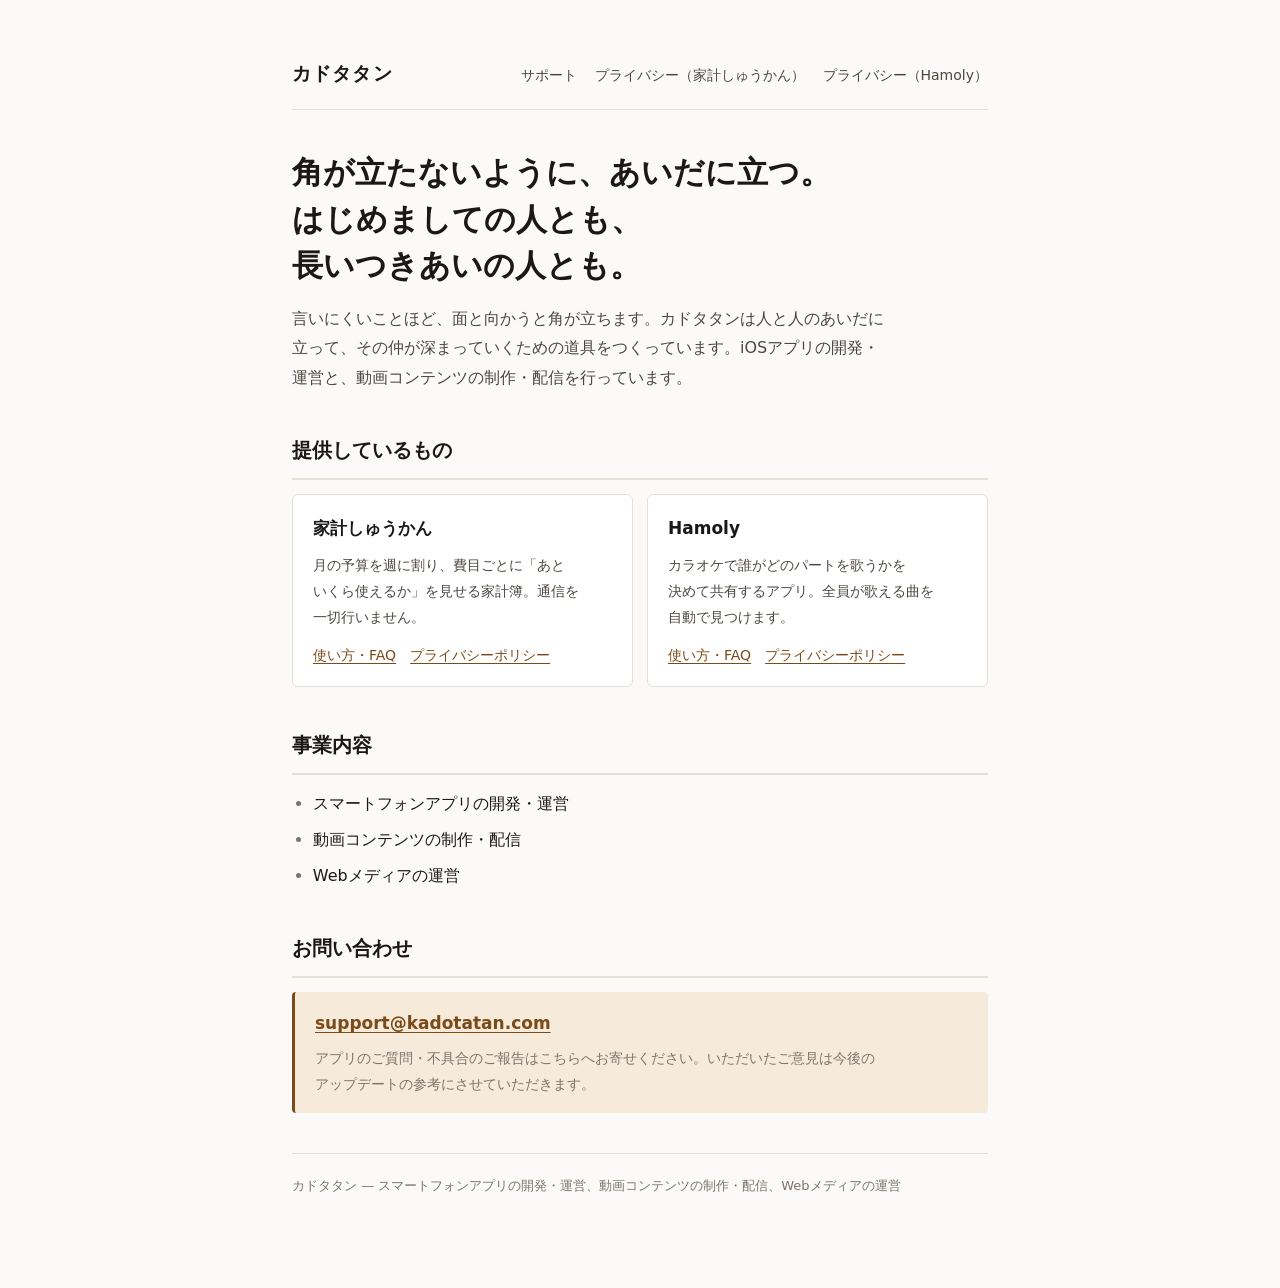
<file: index.html>
<!doctype html>
<html lang="ja">
<head>
<meta charset="utf-8">
<meta name="viewport" content="width=device-width, initial-scale=1">
<title>カドタタン</title>
<meta name="description" content="人と人のあいだに立って、仲が深まるための道具をつくっています。iOSアプリの開発・運営と動画コンテンツの制作・配信。">
<link rel="stylesheet" href="style.css?v=20260921">
</head>
<body>
<div class="wrap">

  <div class="site-head">
    <a class="site-name mincho" href="./">カドタタン</a>
    <nav class="site-nav">
      <a href="support.html">サポート</a>
      <a href="privacy-weekbudget.html">プライバシー（家計しゅうかん）</a>
      <a href="privacy-hamoly.html">プライバシー（Hamoly）</a>
    </nav>
  </div>

  <section>
    <h1 class="mincho"><span class="p">角が立たないように、</span><span class="p">あいだに立つ。</span><span class="p">はじめましての人とも、</span><span class="p">長いつきあいの人とも。</span></h1>
    <p class="lede">言いにくいことほど、面と向かうと角が立ちます。カドタタンは人と人のあいだに立って、その仲が深まっていくための道具をつくっています。iOSアプリの開発・運営と、動画コンテンツの制作・配信を行っています。</p>
  </section>

  <section>
    <h2>提供しているもの</h2>
    <div class="appgrid">
      <div class="appcard">
        <span class="n">家計しゅうかん</span>
        <span class="d">月の予算を週に割り、費目ごとに「あといくら使えるか」を見せる家計簿。通信を一切行いません。</span>
        <span class="links">
          <a href="support.html#weekbudget">使い方・FAQ</a>
          <a href="privacy-weekbudget.html">プライバシーポリシー</a>
        </span>
      </div>
      <div class="appcard">
        <span class="n">Hamoly</span>
        <span class="d">カラオケで誰がどのパートを歌うかを決めて共有するアプリ。全員が歌える曲を自動で見つけます。</span>
        <span class="links">
          <a href="support.html#hamoly">使い方・FAQ</a>
          <a href="privacy-hamoly.html">プライバシーポリシー</a>
        </span>
      </div>
    </div>
  </section>

  <section>
    <h2>事業内容</h2>
    <ul>
      <li>スマートフォンアプリの開発・運営</li>
      <li>動画コンテンツの制作・配信</li>
      <li>Webメディアの運営</li>
    </ul>
  </section>

  <section>
    <h2>お問い合わせ</h2>
    <div class="contact">
      <span class="addr"><a href="mailto:support@kadotatan.com">support@kadotatan.com</a></span>
      <span class="note">アプリのご質問・不具合のご報告はこちらへお寄せください。いただいたご意見は今後のアップデートの参考にさせていただきます。</span>
    </div>
  </section>

  <footer>
    <span>カドタタン — スマートフォンアプリの開発・運営、動画コンテンツの制作・配信、Webメディアの運営</span>
  </footer>

</div>
</body>
</html>
</file>
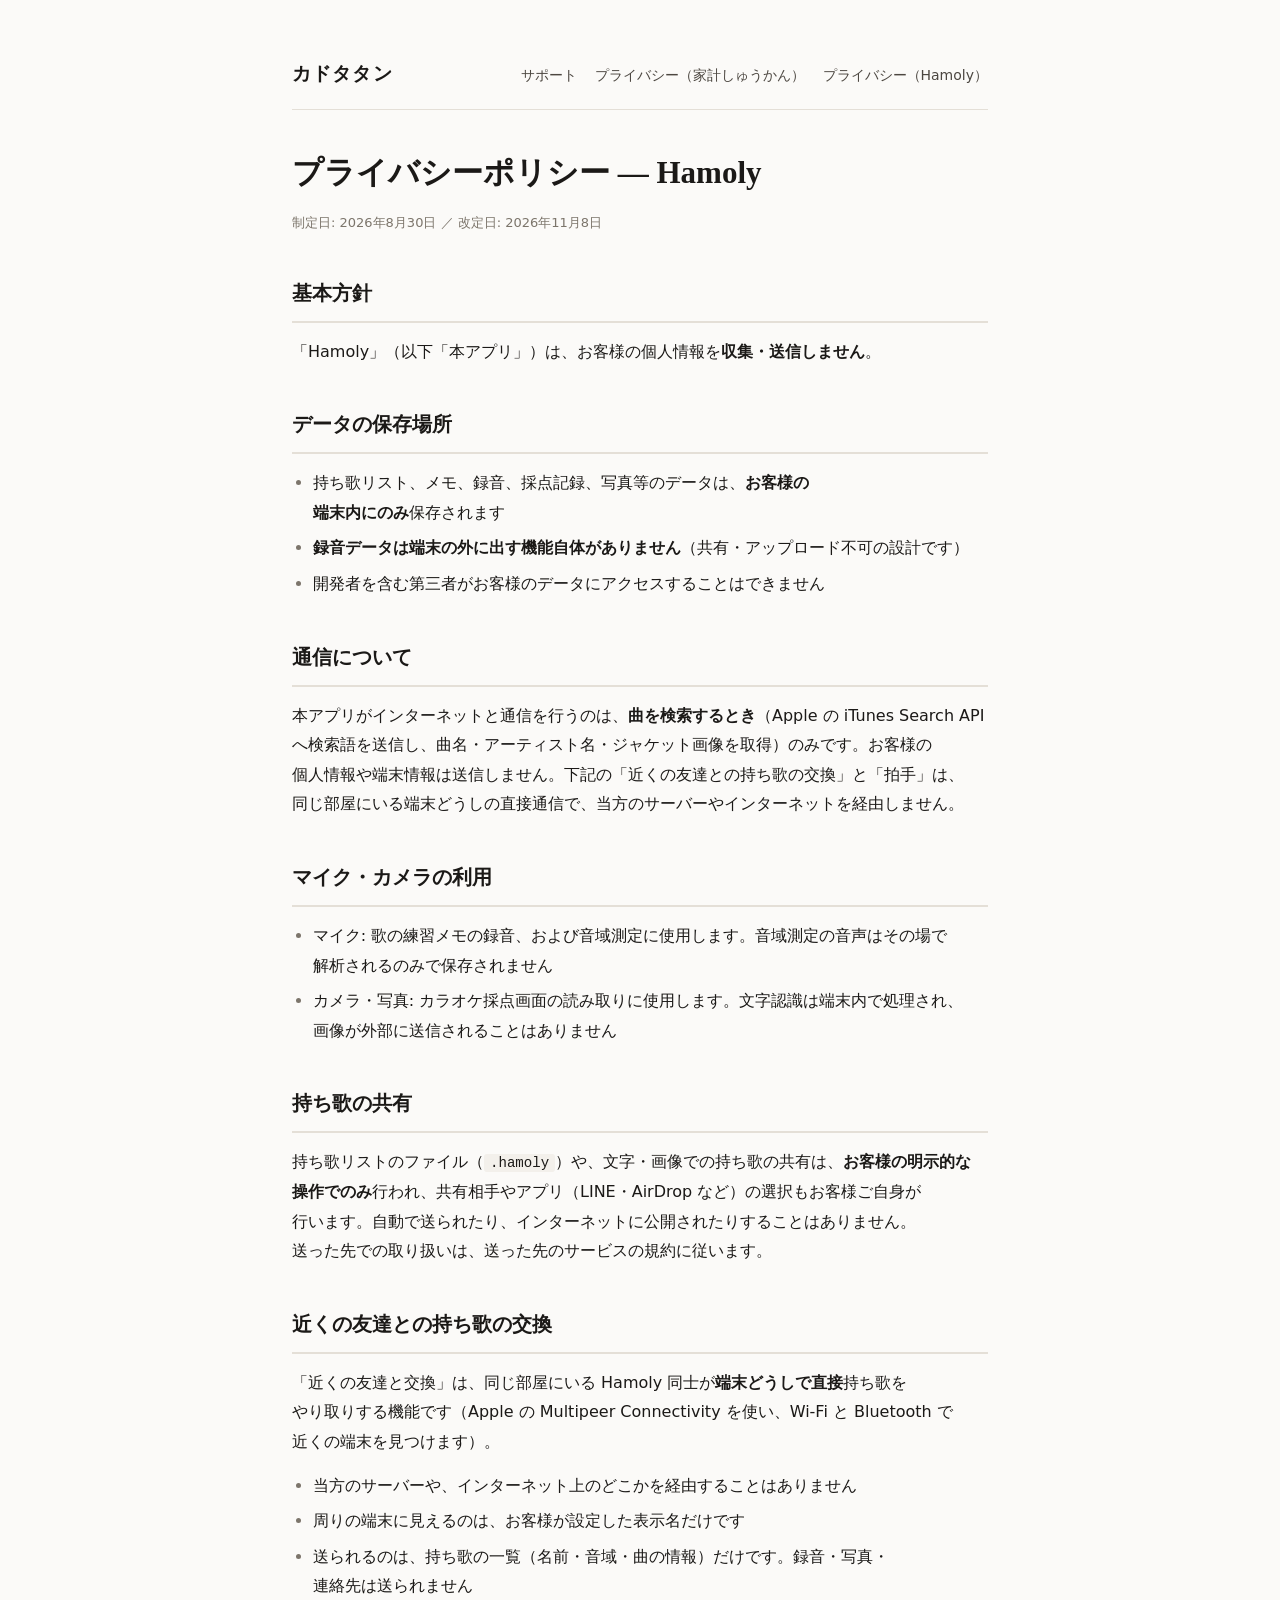
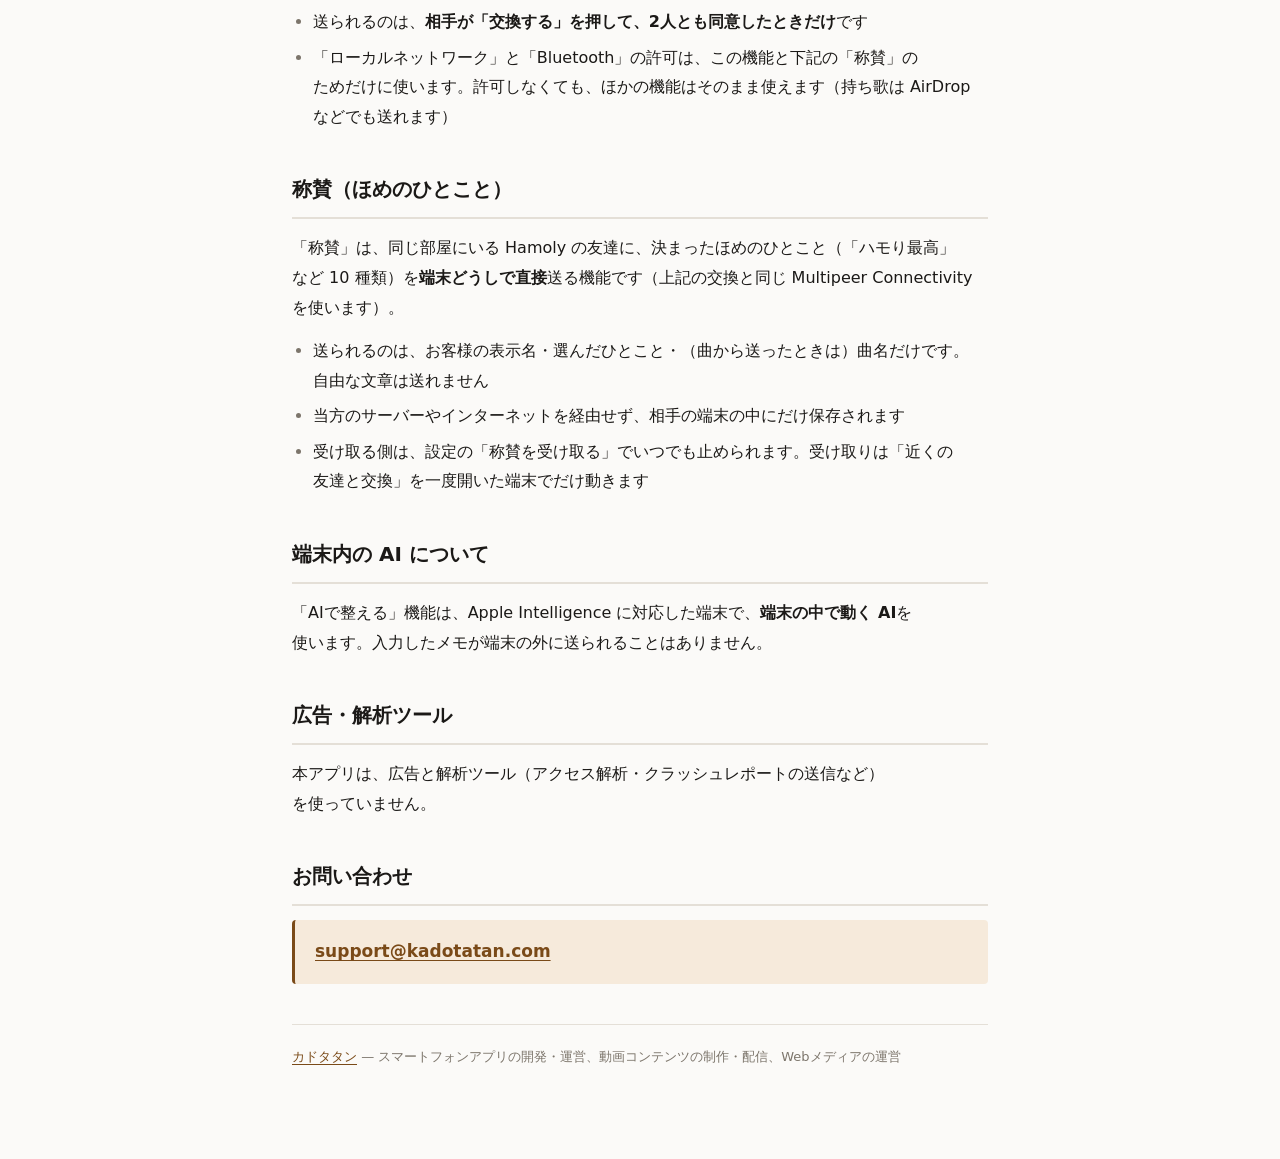
<file: privacy-hamoly.html>
<!doctype html>
<html lang="ja">
<head>
<meta charset="utf-8">
<meta name="viewport" content="width=device-width, initial-scale=1">
<title>プライバシーポリシー（Hamoly） — カドタタン</title>
<meta name="description" content="Hamolyのプライバシーポリシー。個人情報を収集・送信しません。">
<link rel="stylesheet" href="style.css?v=20260921">
</head>
<body>
<div class="wrap">

  <div class="site-head">
    <a class="site-name mincho" href="./">カドタタン</a>
    <nav class="site-nav">
      <a href="support.html">サポート</a>
      <a href="privacy-weekbudget.html">プライバシー（家計しゅうかん）</a>
      <a href="privacy-hamoly.html">プライバシー（Hamoly）</a>
    </nav>
  </div>

  <section>
    <h1 class="mincho">プライバシーポリシー — Hamoly</h1>
    <p class="meta">制定日: 2026年8月30日 ／ 改定日: 2026年11月8日</p>
  </section>

  <section>
    <h2>基本方針</h2>
    <p>「Hamoly」（以下「本アプリ」）は、お客様の個人情報を<strong>収集・送信しません</strong>。</p>
  </section>

  <section>
    <h2>データの保存場所</h2>
    <ul>
      <li>持ち歌リスト、メモ、録音、採点記録、写真等のデータは、<strong>お客様の端末内にのみ</strong>保存されます</li>
      <li><strong>録音データは端末の外に出す機能自体がありません</strong>（共有・アップロード不可の設計です）</li>
      <li>開発者を含む第三者がお客様のデータにアクセスすることはできません</li>
    </ul>
  </section>

  <section>
    <h2>通信について</h2>
    <p>本アプリがインターネットと通信を行うのは、<strong>曲を検索するとき</strong>（Apple の iTunes Search API へ検索語を送信し、曲名・アーティスト名・ジャケット画像を取得）のみです。お客様の個人情報や端末情報は送信しません。下記の「近くの友達との持ち歌の交換」と「拍手」は、同じ部屋にいる端末どうしの直接通信で、当方のサーバーやインターネットを経由しません。</p>
  </section>

  <section>
    <h2>マイク・カメラの利用</h2>
    <ul>
      <li>マイク: 歌の練習メモの録音、および音域測定に使用します。音域測定の音声はその場で解析されるのみで保存されません</li>
      <li>カメラ・写真: カラオケ採点画面の読み取りに使用します。文字認識は端末内で処理され、画像が外部に送信されることはありません</li>
    </ul>
  </section>

  <section>
    <h2>持ち歌の共有</h2>
    <p>持ち歌リストのファイル（<code>.hamoly</code>）や、文字・画像での持ち歌の共有は、<strong>お客様の明示的な操作でのみ</strong>行われ、共有相手やアプリ（LINE・AirDrop など）の選択もお客様ご自身が行います。自動で送られたり、インターネットに公開されたりすることはありません。送った先での取り扱いは、送った先のサービスの規約に従います。</p>
  </section>

  <section>
    <h2>近くの友達との持ち歌の交換</h2>
    <p>「近くの友達と交換」は、同じ部屋にいる Hamoly 同士が<strong>端末どうしで直接</strong>持ち歌をやり取りする機能です（Apple の Multipeer Connectivity を使い、Wi‑Fi と Bluetooth で近くの端末を見つけます）。</p>
    <ul>
      <li>当方のサーバーや、インターネット上のどこかを経由することはありません</li>
      <li>周りの端末に見えるのは、お客様が設定した表示名だけです</li>
      <li>送られるのは、持ち歌の一覧（名前・音域・曲の情報）だけです。録音・写真・連絡先は送られません</li>
      <li>送られるのは、<strong>相手が「交換する」を押して、2人とも同意したときだけ</strong>です</li>
      <li>「ローカルネットワーク」と「Bluetooth」の許可は、この機能と下記の「称賛」のためだけに使います。許可しなくても、ほかの機能はそのまま使えます（持ち歌は AirDrop などでも送れます）</li>
    </ul>
  </section>

  <section>
    <h2>称賛（ほめのひとこと）</h2>
    <p>「称賛」は、同じ部屋にいる Hamoly の友達に、決まったほめのひとこと（「ハモり最高」など 10 種類）を<strong>端末どうしで直接</strong>送る機能です（上記の交換と同じ Multipeer Connectivity を使います）。</p>
    <ul>
      <li>送られるのは、お客様の表示名・選んだひとこと・（曲から送ったときは）曲名だけです。自由な文章は送れません</li>
      <li>当方のサーバーやインターネットを経由せず、相手の端末の中にだけ保存されます</li>
      <li>受け取る側は、設定の「称賛を受け取る」でいつでも止められます。受け取りは「近くの友達と交換」を一度開いた端末でだけ動きます</li>
    </ul>
  </section>

  <section>
    <h2>端末内の AI について</h2>
    <p>「AIで整える」機能は、Apple Intelligence に対応した端末で、<strong>端末の中で動く AI</strong>を使います。入力したメモが端末の外に送られることはありません。</p>
  </section>

  <section>
    <h2>広告・解析ツール</h2>
    <p>本アプリは、広告と解析ツール（アクセス解析・クラッシュレポートの送信など）を使っていません。</p>
  </section>

  <section>
    <h2>お問い合わせ</h2>
    <div class="contact">
      <span class="addr"><a href="mailto:support@kadotatan.com">support@kadotatan.com</a></span>
    </div>
  </section>

  <footer>
    <span><a href="./">カドタタン</a> — スマートフォンアプリの開発・運営、動画コンテンツの制作・配信、Webメディアの運営</span>
  </footer>

</div>
</body>
</html>
</file>
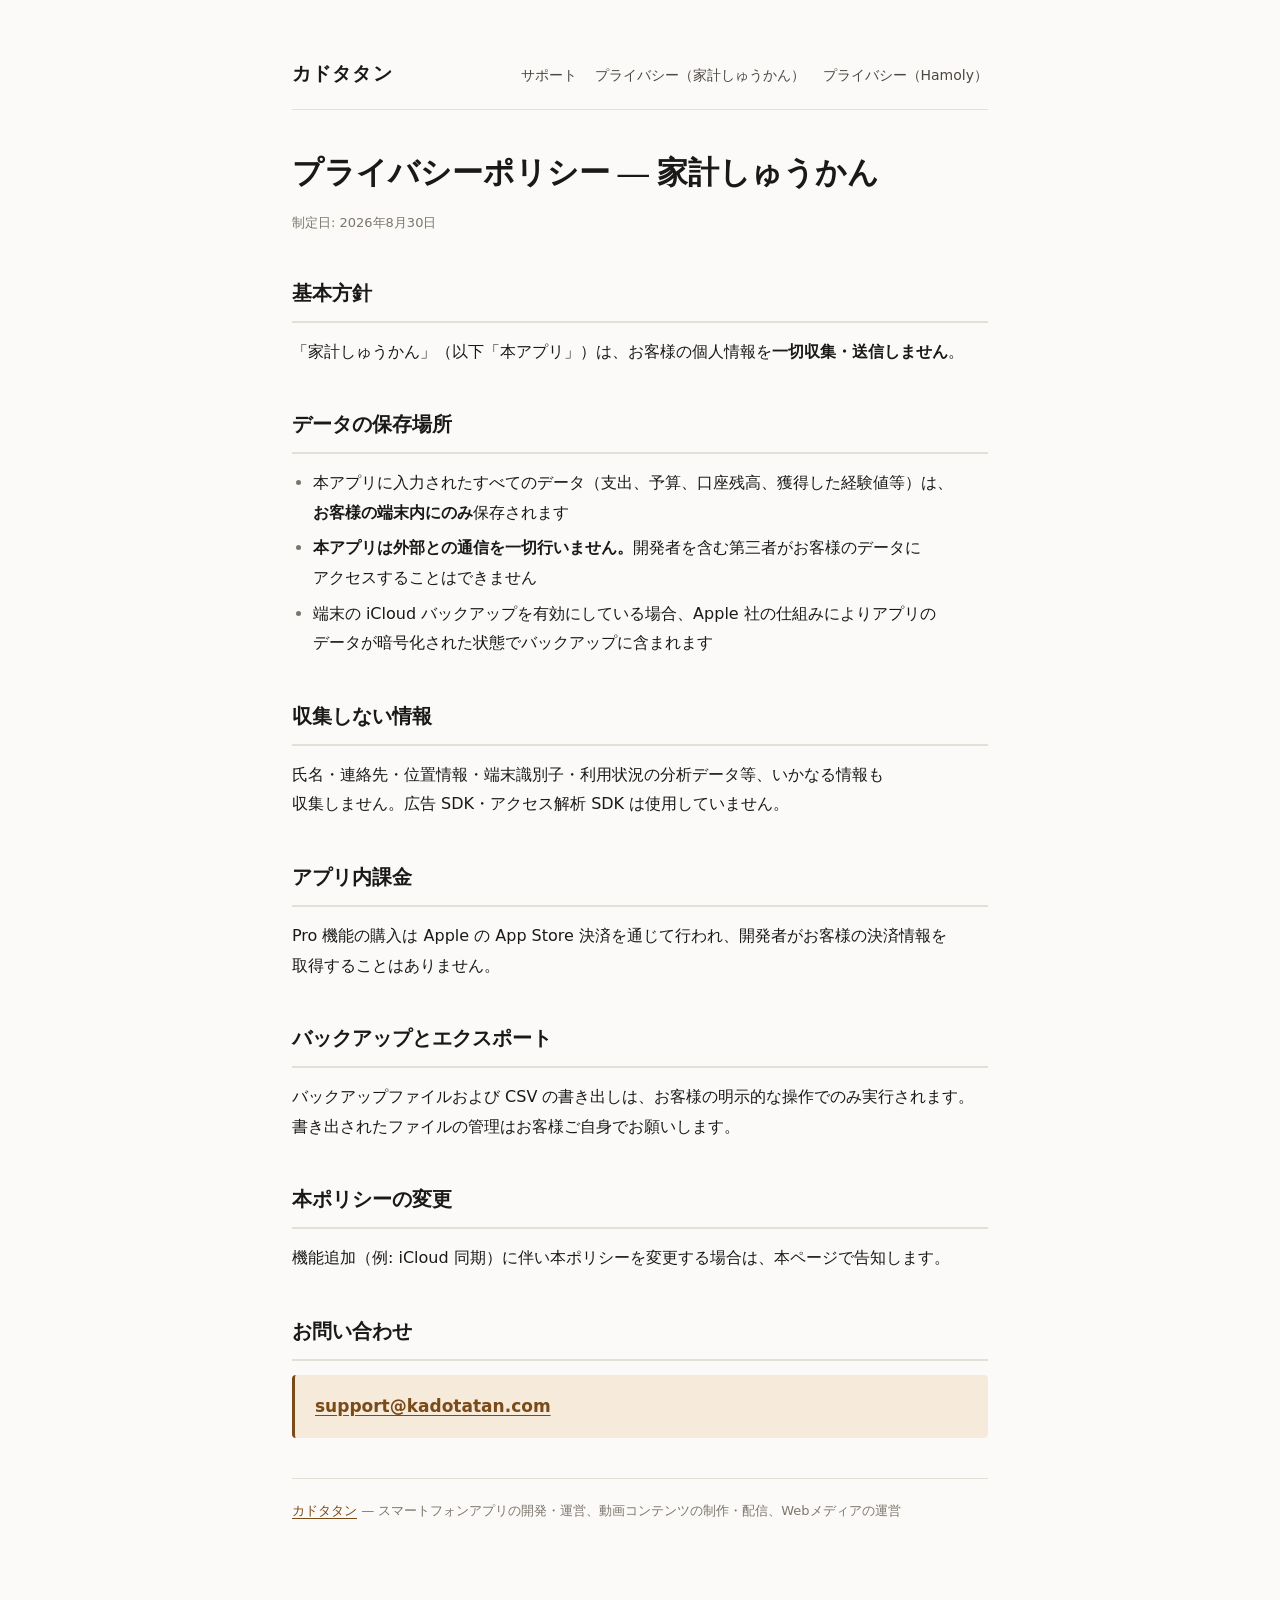
<file: privacy-weekbudget.html>
<!doctype html>
<html lang="ja">
<head>
<meta charset="utf-8">
<meta name="viewport" content="width=device-width, initial-scale=1">
<title>プライバシーポリシー（家計しゅうかん） — カドタタン</title>
<meta name="description" content="家計しゅうかんのプライバシーポリシー。個人情報を一切収集・送信しません。">
<link rel="stylesheet" href="style.css?v=20260921">
</head>
<body>
<div class="wrap">

  <div class="site-head">
    <a class="site-name mincho" href="./">カドタタン</a>
    <nav class="site-nav">
      <a href="support.html">サポート</a>
      <a href="privacy-weekbudget.html">プライバシー（家計しゅうかん）</a>
      <a href="privacy-hamoly.html">プライバシー（Hamoly）</a>
    </nav>
  </div>

  <section>
    <h1 class="mincho">プライバシーポリシー — 家計しゅうかん</h1>
    <p class="meta">制定日: 2026年8月30日</p>
  </section>

  <section>
    <h2>基本方針</h2>
    <p>「家計しゅうかん」（以下「本アプリ」）は、お客様の個人情報を<strong>一切収集・送信しません</strong>。</p>
  </section>

  <section>
    <h2>データの保存場所</h2>
    <ul>
      <li>本アプリに入力されたすべてのデータ（支出、予算、口座残高、獲得した経験値等）は、<strong>お客様の端末内にのみ</strong>保存されます</li>
      <li><strong>本アプリは外部との通信を一切行いません。</strong>開発者を含む第三者がお客様のデータにアクセスすることはできません</li>
      <li>端末の iCloud バックアップを有効にしている場合、Apple 社の仕組みによりアプリのデータが暗号化された状態でバックアップに含まれます</li>
    </ul>
  </section>

  <section>
    <h2>収集しない情報</h2>
    <p>氏名・連絡先・位置情報・端末識別子・利用状況の分析データ等、いかなる情報も収集しません。広告 SDK・アクセス解析 SDK は使用していません。</p>
  </section>

  <section>
    <h2>アプリ内課金</h2>
    <p>Pro 機能の購入は Apple の App Store 決済を通じて行われ、開発者がお客様の決済情報を取得することはありません。</p>
  </section>

  <section>
    <h2>バックアップとエクスポート</h2>
    <p>バックアップファイルおよび CSV の書き出しは、お客様の明示的な操作でのみ実行されます。書き出されたファイルの管理はお客様ご自身でお願いします。</p>
  </section>

  <section>
    <h2>本ポリシーの変更</h2>
    <p>機能追加（例: iCloud 同期）に伴い本ポリシーを変更する場合は、本ページで告知します。</p>
  </section>

  <section>
    <h2>お問い合わせ</h2>
    <div class="contact">
      <span class="addr"><a href="mailto:support@kadotatan.com">support@kadotatan.com</a></span>
    </div>
  </section>

  <footer>
    <span><a href="./">カドタタン</a> — スマートフォンアプリの開発・運営、動画コンテンツの制作・配信、Webメディアの運営</span>
  </footer>

</div>
</body>
</html>
</file>
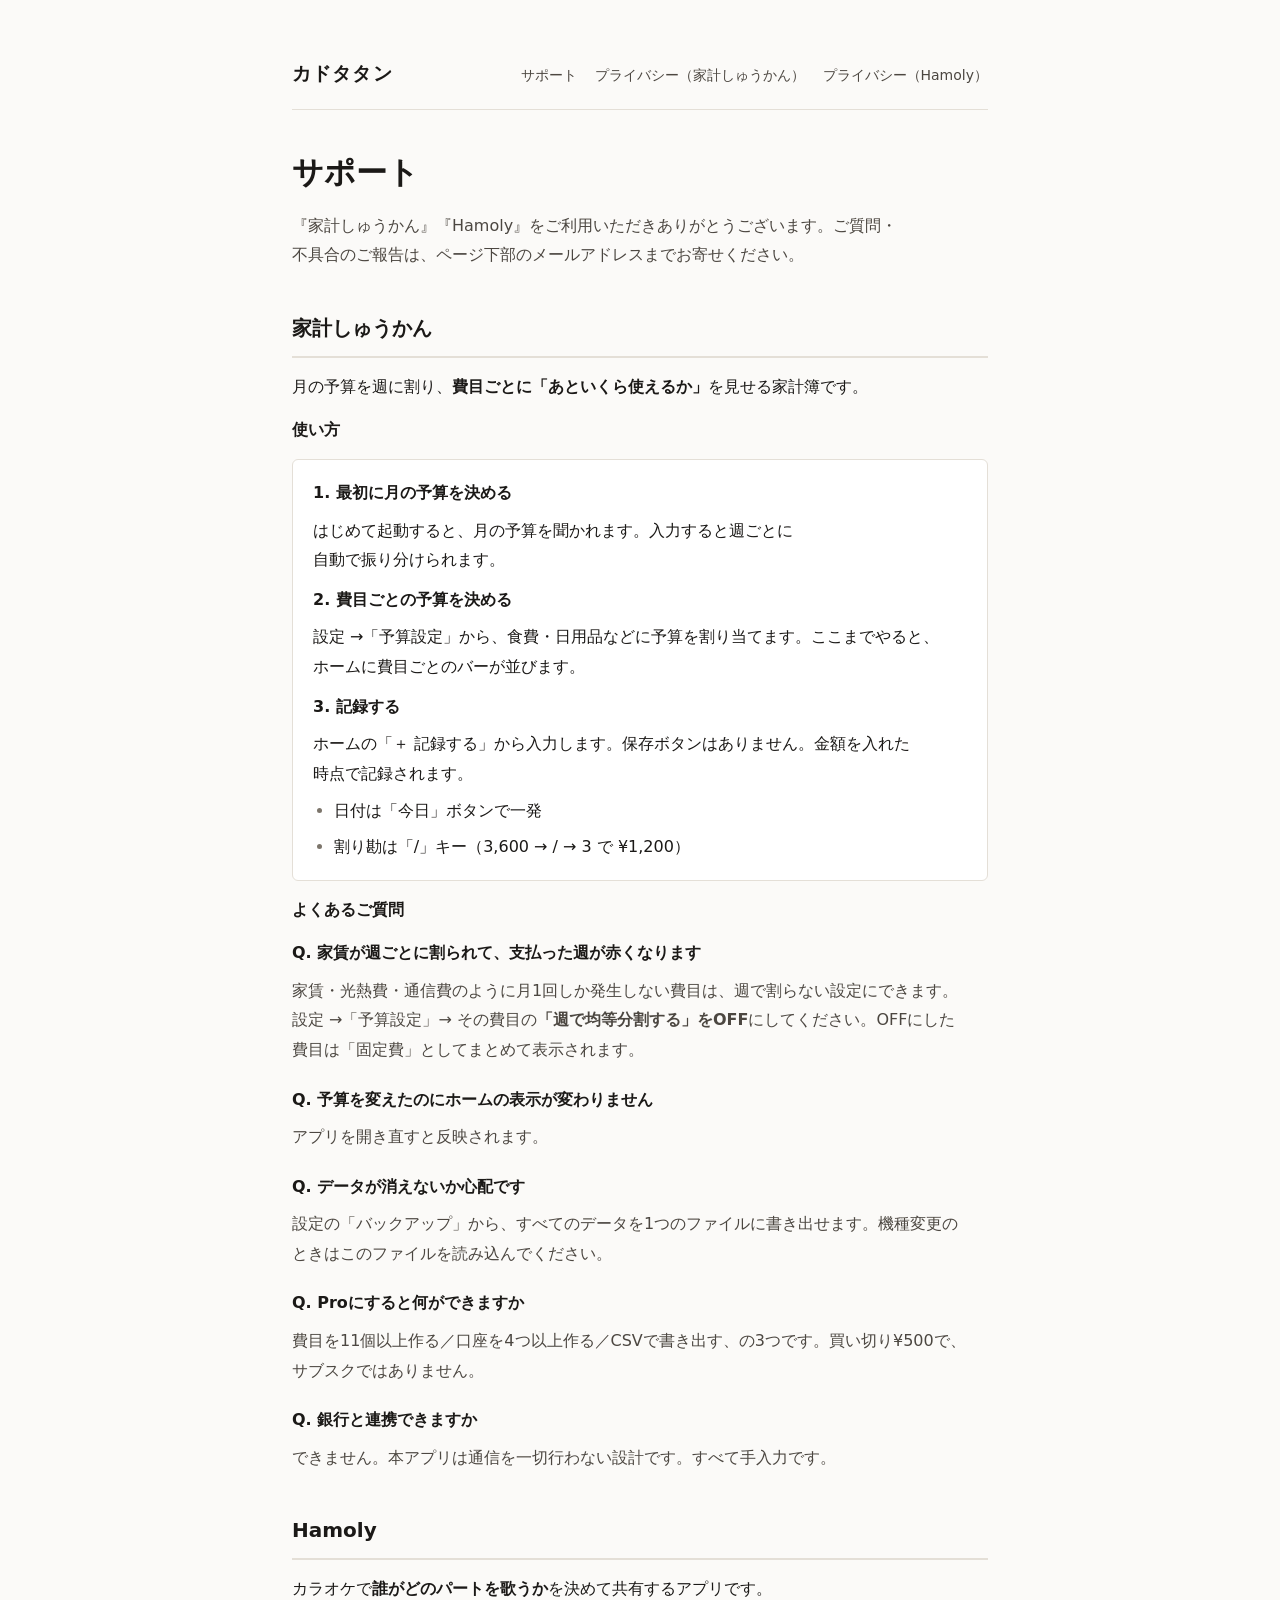
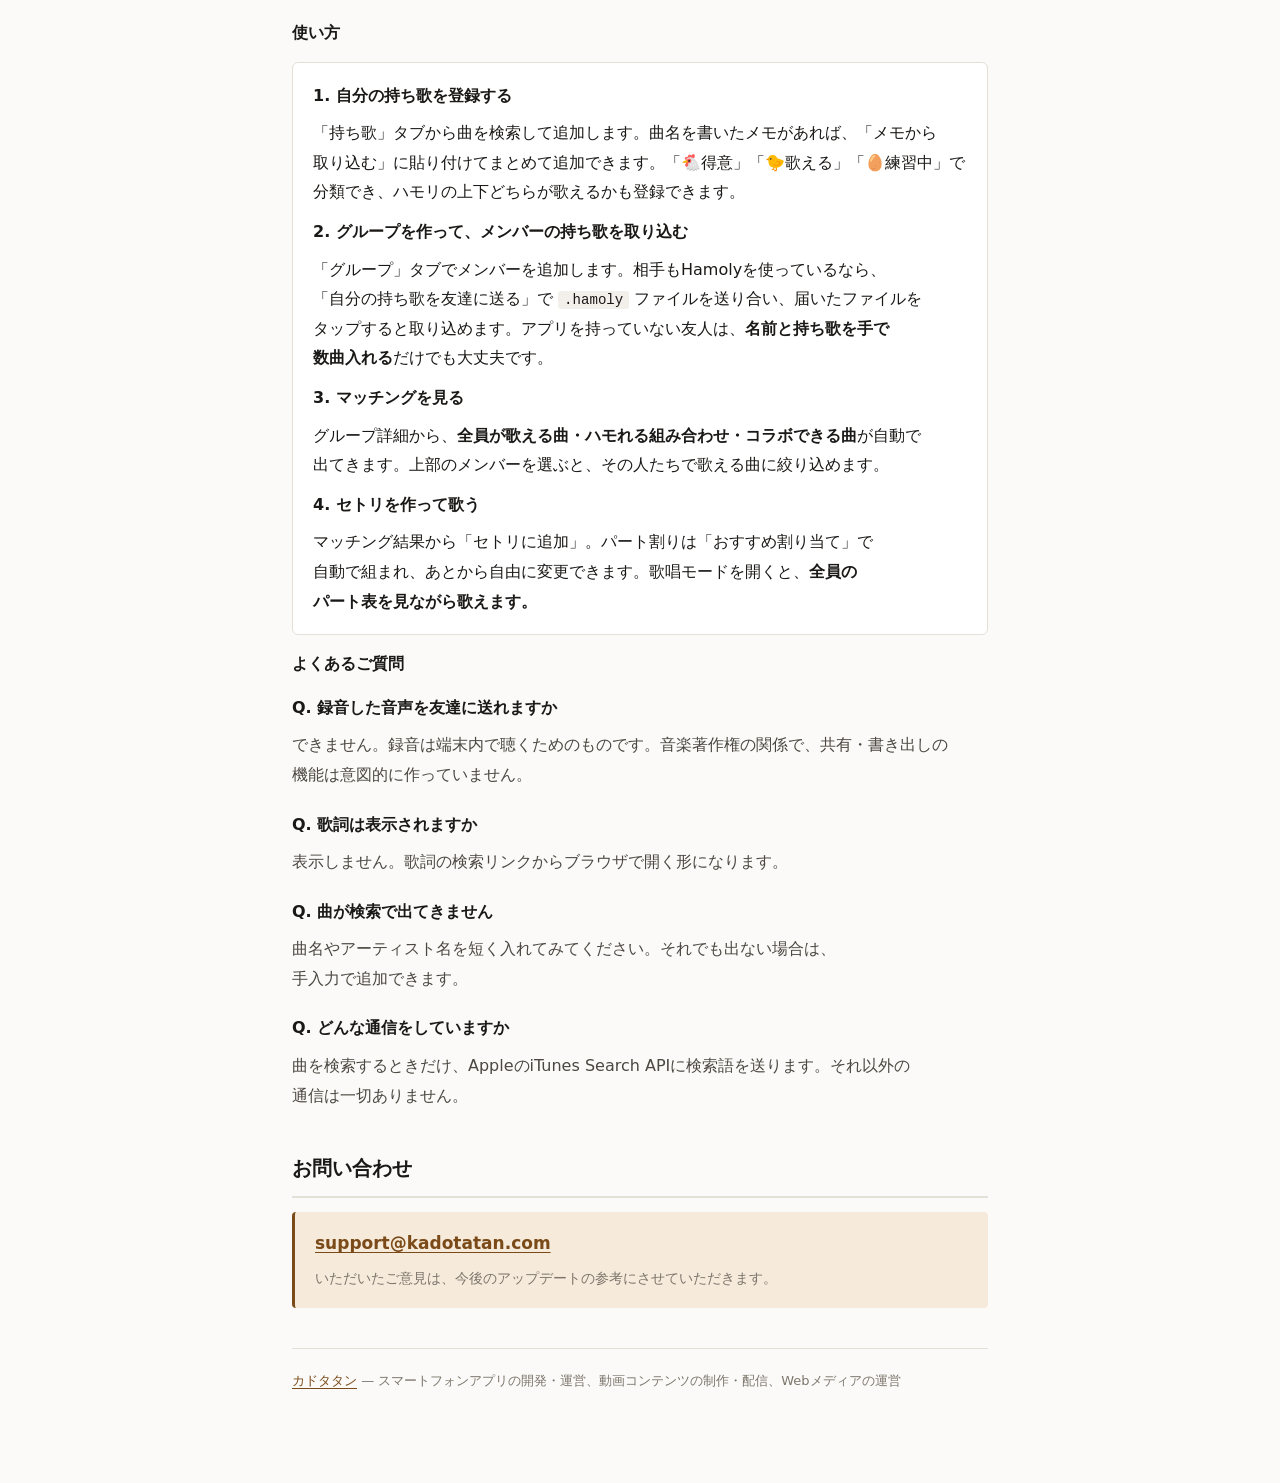
<file: support.html>
<!doctype html>
<html lang="ja">
<head>
<meta charset="utf-8">
<meta name="viewport" content="width=device-width, initial-scale=1">
<title>サポート — カドタタン</title>
<meta name="description" content="家計しゅうかん・Hamoly の使い方とよくあるご質問。">
<link rel="stylesheet" href="style.css?v=20260921">
</head>
<body>
<div class="wrap">

  <div class="site-head">
    <a class="site-name mincho" href="./">カドタタン</a>
    <nav class="site-nav">
      <a href="support.html">サポート</a>
      <a href="privacy-weekbudget.html">プライバシー（家計しゅうかん）</a>
      <a href="privacy-hamoly.html">プライバシー（Hamoly）</a>
    </nav>
  </div>

  <section>
    <h1 class="mincho">サポート</h1>
    <p class="lede">『家計しゅうかん』『Hamoly』をご利用いただきありがとうございます。ご質問・不具合のご報告は、ページ下部のメールアドレスまでお寄せください。</p>
  </section>

  <section id="weekbudget">
    <h2>家計しゅうかん</h2>
    <p>月の予算を週に割り、<strong>費目ごとに「あといくら使えるか」</strong>を見せる家計簿です。</p>

    <h3>使い方</h3>
    <div class="card">
      <div class="block">
        <strong>1. 最初に月の予算を決める</strong>
        <span>はじめて起動すると、月の予算を聞かれます。入力すると週ごとに自動で振り分けられます。</span>
      </div>
      <div class="block">
        <strong>2. 費目ごとの予算を決める</strong>
        <span>設定 →「予算設定」から、食費・日用品などに予算を割り当てます。ここまでやると、ホームに費目ごとのバーが並びます。</span>
      </div>
      <div class="block">
        <strong>3. 記録する</strong>
        <span>ホームの「＋ 記録する」から入力します。保存ボタンはありません。金額を入れた時点で記録されます。</span>
        <ul>
          <li>日付は「今日」ボタンで一発</li>
          <li>割り勘は「/」キー（3,600 → / → 3 で ¥1,200）</li>
        </ul>
      </div>
    </div>

    <h3>よくあるご質問</h3>
    <div class="qa">
      <div class="block">
        <span class="q">Q. 家賃が週ごとに割られて、支払った週が赤くなります</span>
        <span class="a">家賃・光熱費・通信費のように月1回しか発生しない費目は、週で割らない設定にできます。設定 →「予算設定」→ その費目の<strong>「週で均等分割する」をOFF</strong>にしてください。OFFにした費目は「固定費」としてまとめて表示されます。</span>
      </div>
      <div class="block">
        <span class="q">Q. 予算を変えたのにホームの表示が変わりません</span>
        <span class="a">アプリを開き直すと反映されます。</span>
      </div>
      <div class="block">
        <span class="q">Q. データが消えないか心配です</span>
        <span class="a">設定の「バックアップ」から、すべてのデータを1つのファイルに書き出せます。機種変更のときはこのファイルを読み込んでください。</span>
      </div>
      <div class="block">
        <span class="q">Q. Proにすると何ができますか</span>
        <span class="a">費目を11個以上作る／口座を4つ以上作る／CSVで書き出す、の3つです。買い切り¥500で、サブスクではありません。</span>
      </div>
      <div class="block">
        <span class="q">Q. 銀行と連携できますか</span>
        <span class="a">できません。本アプリは通信を一切行わない設計です。すべて手入力です。</span>
      </div>
    </div>
  </section>

  <section id="hamoly">
    <h2>Hamoly</h2>
    <p>カラオケで<strong>誰がどのパートを歌うか</strong>を決めて共有するアプリです。</p>

    <h3>使い方</h3>
    <div class="card">
      <div class="block">
        <strong>1. 自分の持ち歌を登録する</strong>
        <span>「持ち歌」タブから曲を検索して追加します。曲名を書いたメモがあれば、「メモから取り込む」に貼り付けてまとめて追加できます。「🐔得意」「🐤歌える」「🥚練習中」で分類でき、ハモリの上下どちらが歌えるかも登録できます。</span>
      </div>
      <div class="block">
        <strong>2. グループを作って、メンバーの持ち歌を取り込む</strong>
        <span>「グループ」タブでメンバーを追加します。相手もHamolyを使っているなら、「自分の持ち歌を友達に送る」で <code>.hamoly</code> ファイルを送り合い、届いたファイルをタップすると取り込めます。アプリを持っていない友人は、<strong>名前と持ち歌を手で数曲入れる</strong>だけでも大丈夫です。</span>
      </div>
      <div class="block">
        <strong>3. マッチングを見る</strong>
        <span>グループ詳細から、<strong>全員が歌える曲・ハモれる組み合わせ・コラボできる曲</strong>が自動で出てきます。上部のメンバーを選ぶと、その人たちで歌える曲に絞り込めます。</span>
      </div>
      <div class="block">
        <strong>4. セトリを作って歌う</strong>
        <span>マッチング結果から「セトリに追加」。パート割りは「おすすめ割り当て」で自動で組まれ、あとから自由に変更できます。歌唱モードを開くと、<strong>全員のパート表を見ながら歌えます。</strong></span>
      </div>
    </div>

    <h3>よくあるご質問</h3>
    <div class="qa">
      <div class="block">
        <span class="q">Q. 録音した音声を友達に送れますか</span>
        <span class="a">できません。録音は端末内で聴くためのものです。音楽著作権の関係で、共有・書き出しの機能は意図的に作っていません。</span>
      </div>
      <div class="block">
        <span class="q">Q. 歌詞は表示されますか</span>
        <span class="a">表示しません。歌詞の検索リンクからブラウザで開く形になります。</span>
      </div>
      <div class="block">
        <span class="q">Q. 曲が検索で出てきません</span>
        <span class="a">曲名やアーティスト名を短く入れてみてください。それでも出ない場合は、手入力で追加できます。</span>
      </div>
      <div class="block">
        <span class="q">Q. どんな通信をしていますか</span>
        <span class="a">曲を検索するときだけ、AppleのiTunes Search APIに検索語を送ります。それ以外の通信は一切ありません。</span>
      </div>
    </div>
  </section>

  <section>
    <h2>お問い合わせ</h2>
    <div class="contact">
      <span class="addr"><a href="mailto:support@kadotatan.com">support@kadotatan.com</a></span>
      <span class="note">いただいたご意見は、今後のアップデートの参考にさせていただきます。</span>
    </div>
  </section>

  <footer>
    <span><a href="./">カドタタン</a> — スマートフォンアプリの開発・運営、動画コンテンツの制作・配信、Webメディアの運営</span>
  </footer>

</div>
</body>
</html>
</file>
<file: style.css>
:root {
  --ground: #FBFAF8;
  --surface: #FFFFFF;
  --surface-2: #F3F0EB;
  --ink: #1B1917;
  --ink-2: #4C4741;
  --muted: #7C756B;
  --rule: #E4DFD7;
  --accent: #7A4A18;
  --accent-soft: #F6EADB;
}
@media (prefers-color-scheme: dark) {
  :root {
    --ground: #15130F;
    --surface: #1D1B17;
    --surface-2: #262320;
    --ink: #EEEAE3;
    --ink-2: #BAB3A8;
    --muted: #8D8579;
    --rule: #33302A;
    --accent: #D9A56C;
    --accent-soft: #2B2118;
  }
}
* { box-sizing: border-box; }
body {
  margin: 0;
  background: var(--ground);
  color: var(--ink);
  font-family: "Hiragino Sans", "Hiragino Kaku Gothic ProN", "Yu Gothic", "Noto Sans JP", system-ui, sans-serif;
  font-size: 16px;
  line-height: 1.85;
  -webkit-font-smoothing: antialiased;
  /* 日本語の禁則処理を厳格に（行頭に「。」「）」等が来ない） */
  line-break: strict;
}

/* ===== 日本語の改行制御 =====
   日本語は空白が無いため、指定しないと語の途中で平気で改行される。
   ・balance … 見出しの各行の長さを揃える
   ・pretty  … 最終行が1〜2文字だけになる「取り残し」を防ぐ
   ・auto-phrase … 文節単位で改行する（対応ブラウザのみ／Safari未対応） */
h1, h2, h3 { text-wrap: balance; }
p, li, dd,
.lede, .note, .meta, .q, .a,
.appcard .d, .appcard .n,
.block > span, .card span,
footer span {
  text-wrap: pretty;
}
@supports (word-break: auto-phrase) {
  h1, h2, h3, p, li, dd,
  .lede, .note, .meta, .q, .a,
  .appcard .d, .block > span, .card span, footer span {
    word-break: auto-phrase;
  }
}
/* 見出しは文節ごとに inline-block で包み、途中で切れないようにする（Safari でも有効） */
h1 .p { display: inline-block; }
/* メールアドレスやコードは、はみ出すより折り返す */
.addr a, code { overflow-wrap: anywhere; }
.wrap {
  max-width: 760px;
  margin: 0 auto;
  padding: clamp(24px, 5vw, 56px) clamp(18px, 5vw, 32px) 90px;
  display: flex;
  flex-direction: column;
  gap: 40px;
}
.mincho { font-family: "Hiragino Mincho ProN", "Yu Mincho", "Noto Serif JP", serif; }

/* ヘッダー */
.site-head {
  display: flex; align-items: baseline; gap: 14px; flex-wrap: wrap;
  padding-bottom: 18px; border-bottom: 1px solid var(--rule);
}
.site-name { font-size: 19px; font-weight: 600; letter-spacing: .06em; text-decoration: none; color: var(--ink); }
.site-nav { margin-left: auto; display: flex; gap: 18px; font-size: 14px; flex-wrap: wrap; }
.site-nav a { color: var(--ink-2); text-decoration: none; }
.site-nav a:hover, .site-nav a:focus-visible { color: var(--accent); text-decoration: underline; text-underline-offset: 3px; }

h1 { font-size: clamp(24px, 4.4vw, 31px); line-height: 1.5; margin: 0; font-weight: 600; text-wrap: balance; }
h2 {
  font-size: 20px; margin: 0; font-weight: 600;
  padding-bottom: 9px; border-bottom: 2px solid var(--rule);
}
h3 { font-size: 16px; margin: 0; font-weight: 600; }
p { margin: 0; }
section { display: flex; flex-direction: column; gap: 14px; }
.block { display: flex; flex-direction: column; gap: 8px; }
.lede { color: var(--ink-2); max-width: 60ch; }
.note { color: var(--muted); font-size: 14px; }
.meta { color: var(--muted); font-size: 13px; }

ul, ol { margin: 0; padding-left: 1.3em; display: flex; flex-direction: column; gap: 6px; }
li::marker { color: var(--muted); }

.card {
  background: var(--surface); border: 1px solid var(--rule); border-radius: 6px;
  padding: 18px 20px; display: flex; flex-direction: column; gap: 10px;
}
.qa { display: flex; flex-direction: column; gap: 20px; }
.qa .q { font-weight: 600; color: var(--ink); }
.qa .a { color: var(--ink-2); }

.appgrid { display: grid; grid-template-columns: repeat(auto-fit, minmax(240px, 1fr)); gap: 14px; }
.appcard {
  background: var(--surface); border: 1px solid var(--rule); border-radius: 6px;
  padding: 18px 20px; display: flex; flex-direction: column; gap: 8px;
}
.appcard .n { font-size: 17px; font-weight: 600; }
.appcard .d { font-size: 14px; color: var(--ink-2); }
.appcard .links { display: flex; gap: 14px; font-size: 14px; margin-top: 4px; flex-wrap: wrap; }

.info { display: grid; grid-template-columns: max-content 1fr; gap: 8px 22px; font-size: 15px; }
.info dt { color: var(--muted); font-size: 14px; }
.info dd { margin: 0; color: var(--ink); }

a { color: var(--accent); text-underline-offset: 3px; }
a:focus-visible { outline: 2px solid var(--accent); outline-offset: 3px; border-radius: 2px; }
code {
  font-family: ui-monospace, SFMono-Regular, Menlo, monospace; font-size: .88em;
  background: var(--surface-2); padding: 1px 6px; border-radius: 3px;
}
.contact {
  background: var(--accent-soft); border-left: 3px solid var(--accent); border-radius: 4px;
  padding: 16px 20px; display: flex; flex-direction: column; gap: 6px;
}
.contact .addr { font-size: 17px; font-weight: 600; }
footer {
  border-top: 1px solid var(--rule); padding-top: 20px;
  color: var(--muted); font-size: 13px; display: flex; flex-direction: column; gap: 6px;
}

/* ===== スマートフォン ===== */
@media (max-width: 560px) {
  /* ヘッダーを縦積みに。margin-left:auto のままだと折り返し時に位置が飛ぶ */
  .site-head { flex-direction: column; align-items: flex-start; gap: 10px; }
  .site-nav { margin-left: 0; gap: 8px 18px; font-size: 13.5px; }

  .wrap { gap: 34px; }
  h1 { line-height: 1.6; }
  h2 { font-size: 18px; }
  .card, .appcard, .contact { padding: 16px; }
  .appgrid { grid-template-columns: 1fr; }
  footer { font-size: 12.5px; }
}
</file>
